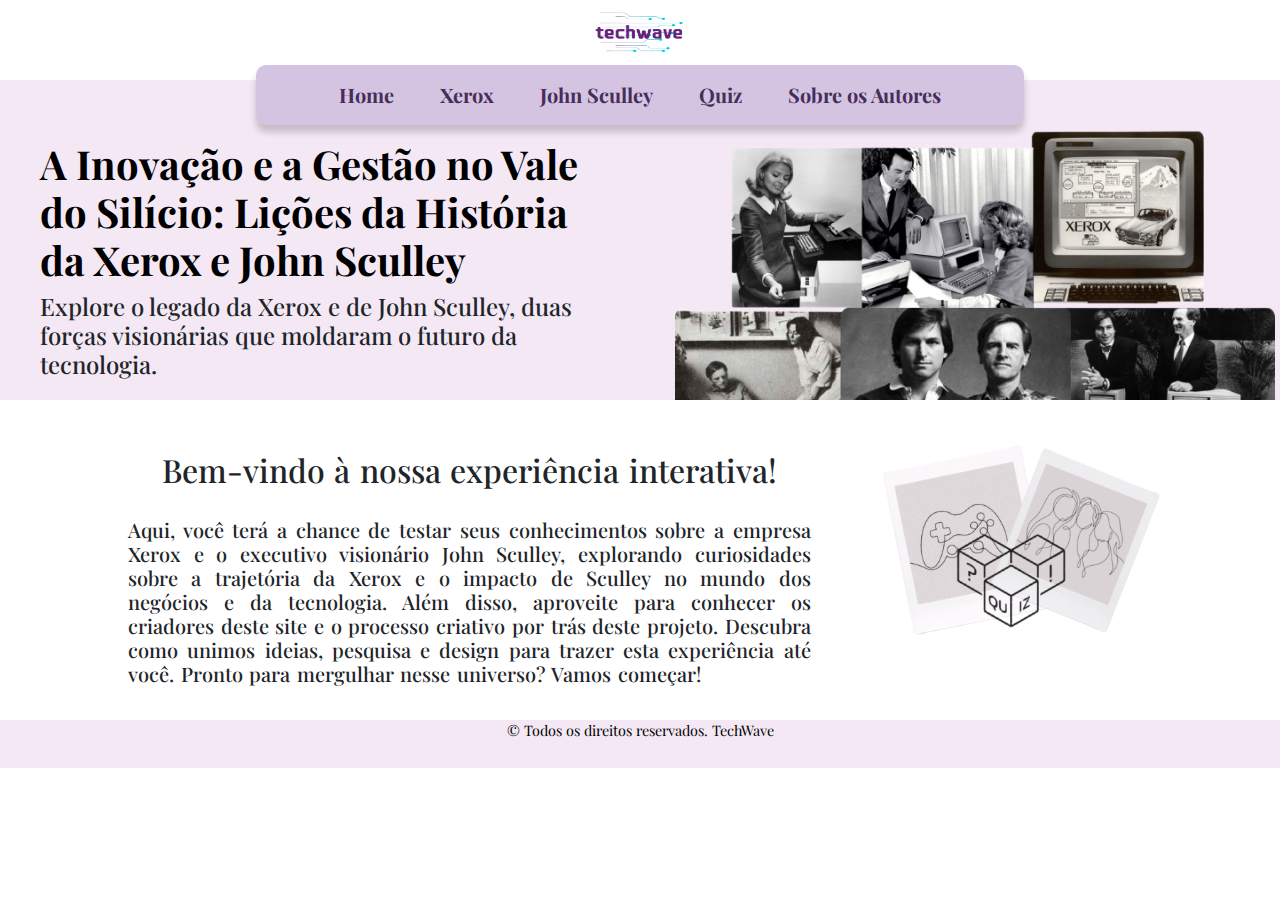
<file: index.html>
<!DOCTYPE html>
<html lang="pt-BR">

<head>
    <meta charset="UTF-8">
    <meta name="viewport" content="width=device-width, initial-scale=1.0">
    <title>TechWave</title>
    <link href="https://cdn.jsdelivr.net/npm/bootstrap@5.3.2/dist/css/bootstrap.min.css" rel="stylesheet">
    <link href="https://fonts.googleapis.com/css2?family=Playfair+Display:wght@400;700&display=swap" rel="stylesheet">
    <link rel="stylesheet" href="style.css">
</head>

<body>
    <!-- Logo Section -->
    <header>
        <!-- Navbar -->
        <div class="navbar-container">
            <center>
                <img class="navbar-brand" src="logo.png" height="45" width="90">
            </center>
            <nav class="navbar navbar-expand-lg">
                <div class="container-custom container-fluid">
                    <ul class="navbar-nav mx-auto">
                        <li class="nav-item">
                            <a class="nav-link" href="index.html">Home</a>
                        </li>
                        <li class="nav-item">
                            <a class="nav-link" href="pgXerox.html">Xerox</a>
                        </li>
                        <li class="nav-item">
                            <a class="nav-link" href="pgSculley.html">John Sculley</a>
                        </li>
                        <li class="nav-item">
                            <a class="nav-link" href="pgQuiz.html">Quiz</a>
                        </li>
                        <li class="nav-item">
                            <a class="nav-link" href="pgAutores.html">Sobre os Autores</a>
                        </li>
                    </ul>
                </div>
            </nav>
        </div>
    </header>

    <main>
        <section>
            <div class="header-container">
                <div class="header">
                    <h1>A Inovação e a Gestão no Vale do Silício: Lições da História da Xerox e John Sculley</h1>
                    <h4>Explore o legado da Xerox e de John Sculley, duas forças visionárias que moldaram
                        o futuro da tecnologia.</h4>
                </div>
                <div id="bannerimg"><img src="indexbanner.png"></div>
        </section>
        <section  class="section-index">
            <div id="main-container">
                <div class="col-lg-8 main-text">
                    <h2 align="center">Bem-vindo à nossa experiência interativa!</h2>
                    <h5>Aqui, você terá a chance de testar seus conhecimentos sobre a empresa Xerox e o executivo
                        visionário
                        John Sculley, explorando curiosidades sobre a trajetória da Xerox e o impacto de Sculley no
                        mundo
                        dos negócios e da tecnologia. Além disso, aproveite para conhecer os criadores deste site e o
                        processo criativo por trás deste projeto. Descubra como unimos ideias, pesquisa e design para
                        trazer
                        esta experiência até você. Pronto para mergulhar nesse universo? Vamos começar!
                    </h5>
                </div>
                <div class="image2 col-lg-4"><img src="colagem2.png" height="300" width="400"></div>
            </div>
        </section>

    </main>
    <footer class="custom-footer">
        <p>© Todos os direitos reservados. TechWave</p>
    </footer>
</body>

</html>
</file>
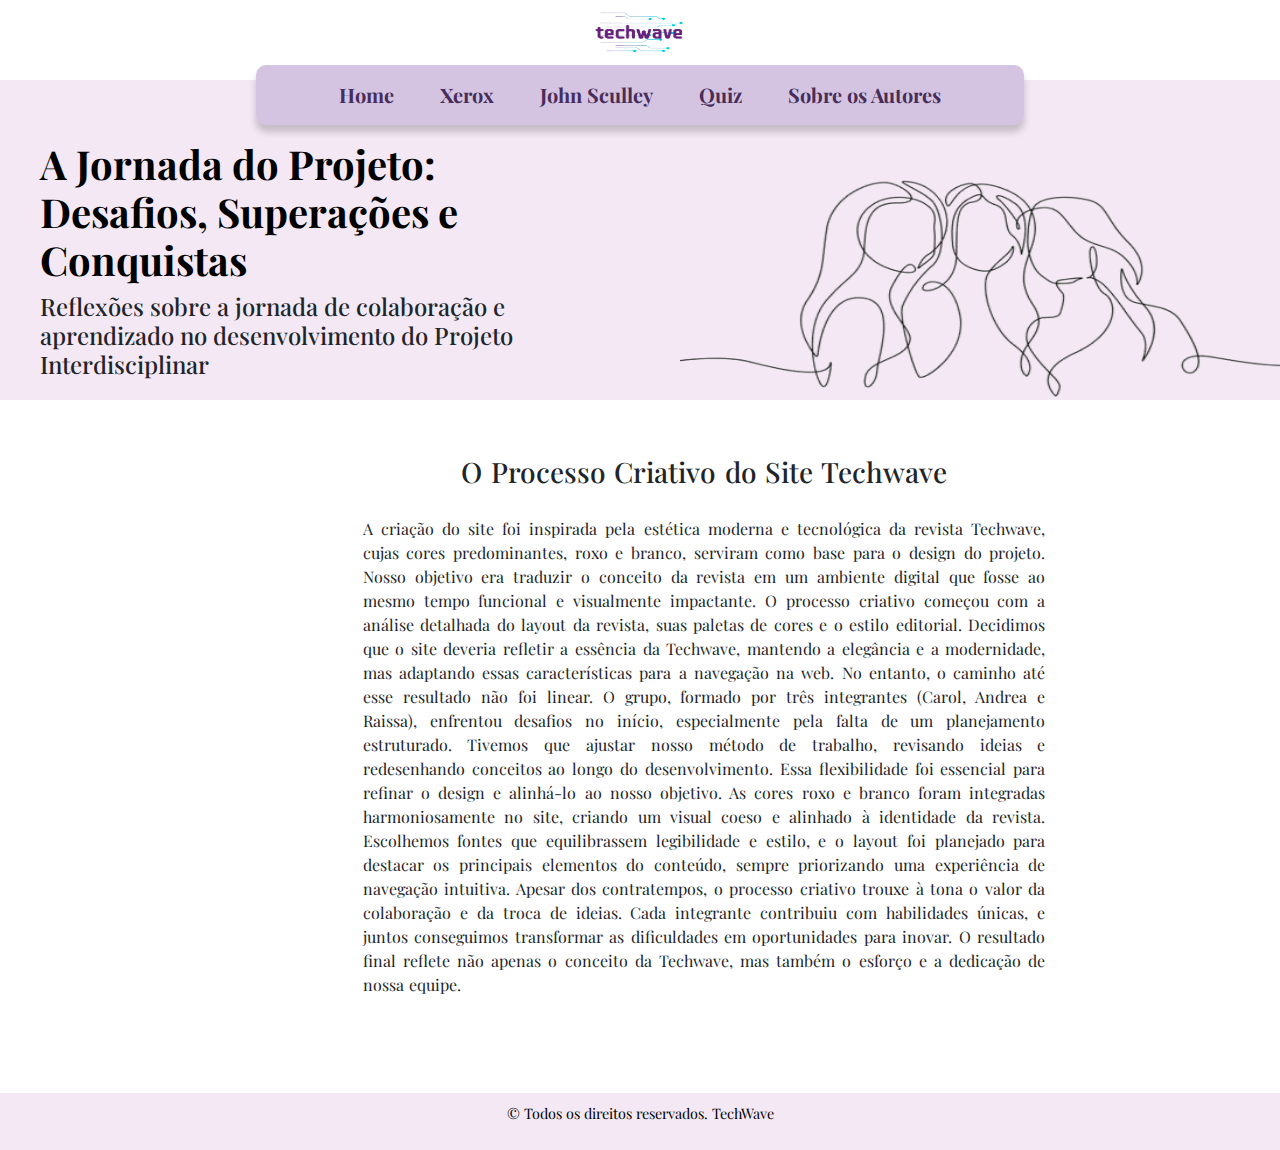
<file: pgAutores.html>
<!DOCTYPE html>
<html lang="pt-BR">

<head>
    <meta charset="UTF-8">
    <meta name="viewport" content="width=device-width, initial-scale=1.0">
    <title>TechWave</title>
    <link href="https://cdn.jsdelivr.net/npm/bootstrap@5.3.2/dist/css/bootstrap.min.css" rel="stylesheet">
    <link href="https://fonts.googleapis.com/css2?family=Playfair+Display:wght@400;700&display=swap" rel="stylesheet">
    <link rel="stylesheet" href="style.css">
</head>

<body>
    <!-- Logo Section -->
    <header>
        <!-- Navbar -->
        <div class="navbar-container">
            <center>
                <img class="navbar-brand" src="logo.png" height="45" width="90">
            </center>
            <nav class="navbar navbar-expand-lg">
                <div class="container-custom container-fluid">
                    <ul class="navbar-nav mx-auto">
                        <li class="nav-item">
                            <a class="nav-link" href="index.html">Home</a>
                        </li>
                        <li class="nav-item">
                            <a class="nav-link" href="pgXerox.html">Xerox</a>
                        </li>
                        <li class="nav-item">
                            <a class="nav-link" href="pgSculley.html">John Sculley</a>
                        </li>
                        <li class="nav-item">
                            <a class="nav-link" href="pgQuiz.html">Quiz</a>
                        </li>
                        <li class="nav-item">
                            <a class="nav-link" href="pgAutores.html">Sobre os Autores</a>
                        </li>
                    </ul>
                </div>
            </nav>
        </div>
    </header>

    <main>
        <section>
            <div class="header-container">
                <div class="header">
                    <h1>A Jornada do Projeto: Desafios, Superações e Conquistas</h1>
                    <h4>Reflexões sobre a jornada de colaboração e aprendizado no desenvolvimento do Projeto
                        Interdisciplinar</h4>
                </div>
                <div class="images"><img src="banner1.png"></div>
        </section>
        <section class="section-main">
            <div class="main-container">
                <div class="col-lg-8 main-text">
                    <h3>O Processo Criativo do Site Techwave</h3>
                    <p>
                        A criação do site foi inspirada pela estética moderna e tecnológica da revista Techwave, cujas
                        cores predominantes, roxo e branco, serviram como base para o design do projeto. Nosso objetivo
                        era traduzir o conceito da revista em um ambiente digital que fosse ao mesmo tempo funcional e
                        visualmente impactante.

                        O processo criativo começou com a análise detalhada do layout da revista, suas paletas de cores
                        e o estilo editorial. Decidimos que o site deveria refletir a essência da Techwave, mantendo a
                        elegância e a modernidade, mas adaptando essas características para a navegação na web.

                        No entanto, o caminho até esse resultado não foi linear. O grupo, formado por três integrantes
                        (Carol, Andrea e Raissa), enfrentou desafios no início, especialmente pela falta de um
                        planejamento estruturado. Tivemos que ajustar nosso método de trabalho, revisando ideias e
                        redesenhando conceitos ao longo do desenvolvimento. Essa flexibilidade foi essencial para
                        refinar o design e alinhá-lo ao nosso objetivo.

                        As cores roxo e branco foram integradas harmoniosamente no site, criando um visual coeso e
                        alinhado à identidade da revista. Escolhemos fontes que equilibrassem legibilidade e estilo, e o
                        layout foi planejado para destacar os principais elementos do conteúdo, sempre priorizando uma
                        experiência de navegação intuitiva.

                        Apesar dos contratempos, o processo criativo trouxe à tona o valor da colaboração e da troca de
                        ideias. Cada integrante contribuiu com habilidades únicas, e juntos conseguimos transformar as
                        dificuldades em oportunidades para inovar. O resultado final reflete não apenas o conceito da
                        Techwave, mas também o esforço e a dedicação de nossa equipe.
                    </p>
                </div>
            </div>
        </section>
    </main>
    <footer class="custom-footer">
        <p>© Todos os direitos reservados. TechWave</p>
    </footer>
</body>

</html>
</file>
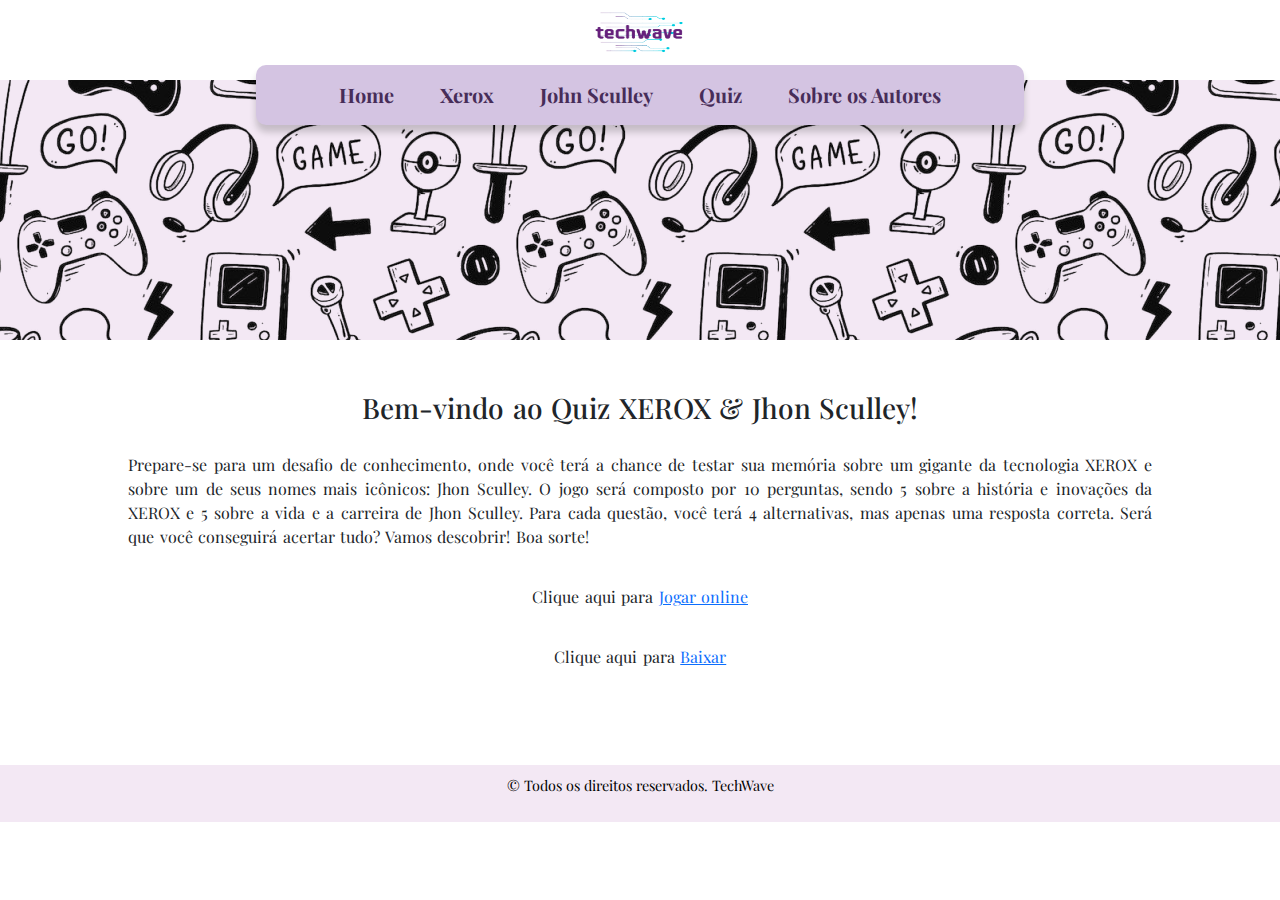
<file: pgQuiz.html>
<!DOCTYPE html>
<html lang="pt-BR">

<head>
    <meta charset="UTF-8">
    <meta name="viewport" content="width=device-width, initial-scale=1.0">
    <title>TechWave</title>
    <link href="https://cdn.jsdelivr.net/npm/bootstrap@5.3.2/dist/css/bootstrap.min.css" rel="stylesheet">
    <link href="https://fonts.googleapis.com/css2?family=Playfair+Display:wght@400;700&display=swap" rel="stylesheet">
    <link rel="stylesheet" href="style.css">
</head>

<body>
    <!-- Logo Section -->
    <header>
        <!-- Navbar -->
        <div class="navbar-container">
            <center>
                <img class="navbar-brand" src="logo.png" height="45" width="90">
            </center>
            <nav class="navbar navbar-expand-lg">
                <div class="container-custom container-fluid">
                    <ul class="navbar-nav mx-auto">
                        <li class="nav-item">
                            <a class="nav-link" href="index.html">Home</a>
                        </li>
                        <li class="nav-item">
                            <a class="nav-link" href="pgXerox.html">Xerox</a>
                        </li>
                        <li class="nav-item">
                            <a class="nav-link" href="pgSculley.html">John Sculley</a>
                        </li>
                        <li class="nav-item">
                            <a class="nav-link" href="pgQuiz.html">Quiz</a>
                        </li>
                        <li class="nav-item">
                            <a class="nav-link" href="pgAutores.html">Sobre os Autores</a>
                        </li>
                    </ul>
                </div>
            </nav>
        </div>
    </header>

    <main>
        <section>
            <div class="header-container">

                <div id="header-fundo"></div>
            </div>
        </section>
        <section class="section-main">
            <div id="main-container">
                <div class="col-lg-12 main-text">
                    <h3 id="topico1">Bem-vindo ao Quiz XEROX & Jhon Sculley!</h3>
                    <p>
                        Prepare-se para um desafio de conhecimento, onde você terá a chance de testar sua memória sobre
                        um gigante da tecnologia XEROX e sobre um de seus nomes mais icônicos: Jhon Sculley. O jogo será
                        composto por 10 perguntas, sendo 5 sobre a história e inovações da XEROX e 5 sobre a vida e a
                        carreira de Jhon Sculley. Para cada questão, você terá 4 alternativas, mas apenas uma resposta
                        correta. Será que você conseguirá acertar tudo? Vamos descobrir! Boa sorte!
                    </p>
                    <p>Clique aqui para <a
                            href="file:///C:/Users/usuario/Desktop/trabalhos/interdisciplinar/Xerox/jogo/quiz.html"
                            target="_blank">Jogar online</a </p>
                    <p>Clique aqui para <a
                            href=https://1drv.ms/u/c/f32517ce161ba37a/EYydZQgKsiRJsFkoews2dBYBhD6jGSHASza2Vs-S5p-zNg?e=d4AXuX
                            target="_blank">Baixar</a </p>
                </div>
            </div>
        </section>
    </main>
    <footer class="custom-footer">
        <p>© Todos os direitos reservados. TechWave</p>
    </footer>
</body>

</html>
</file>
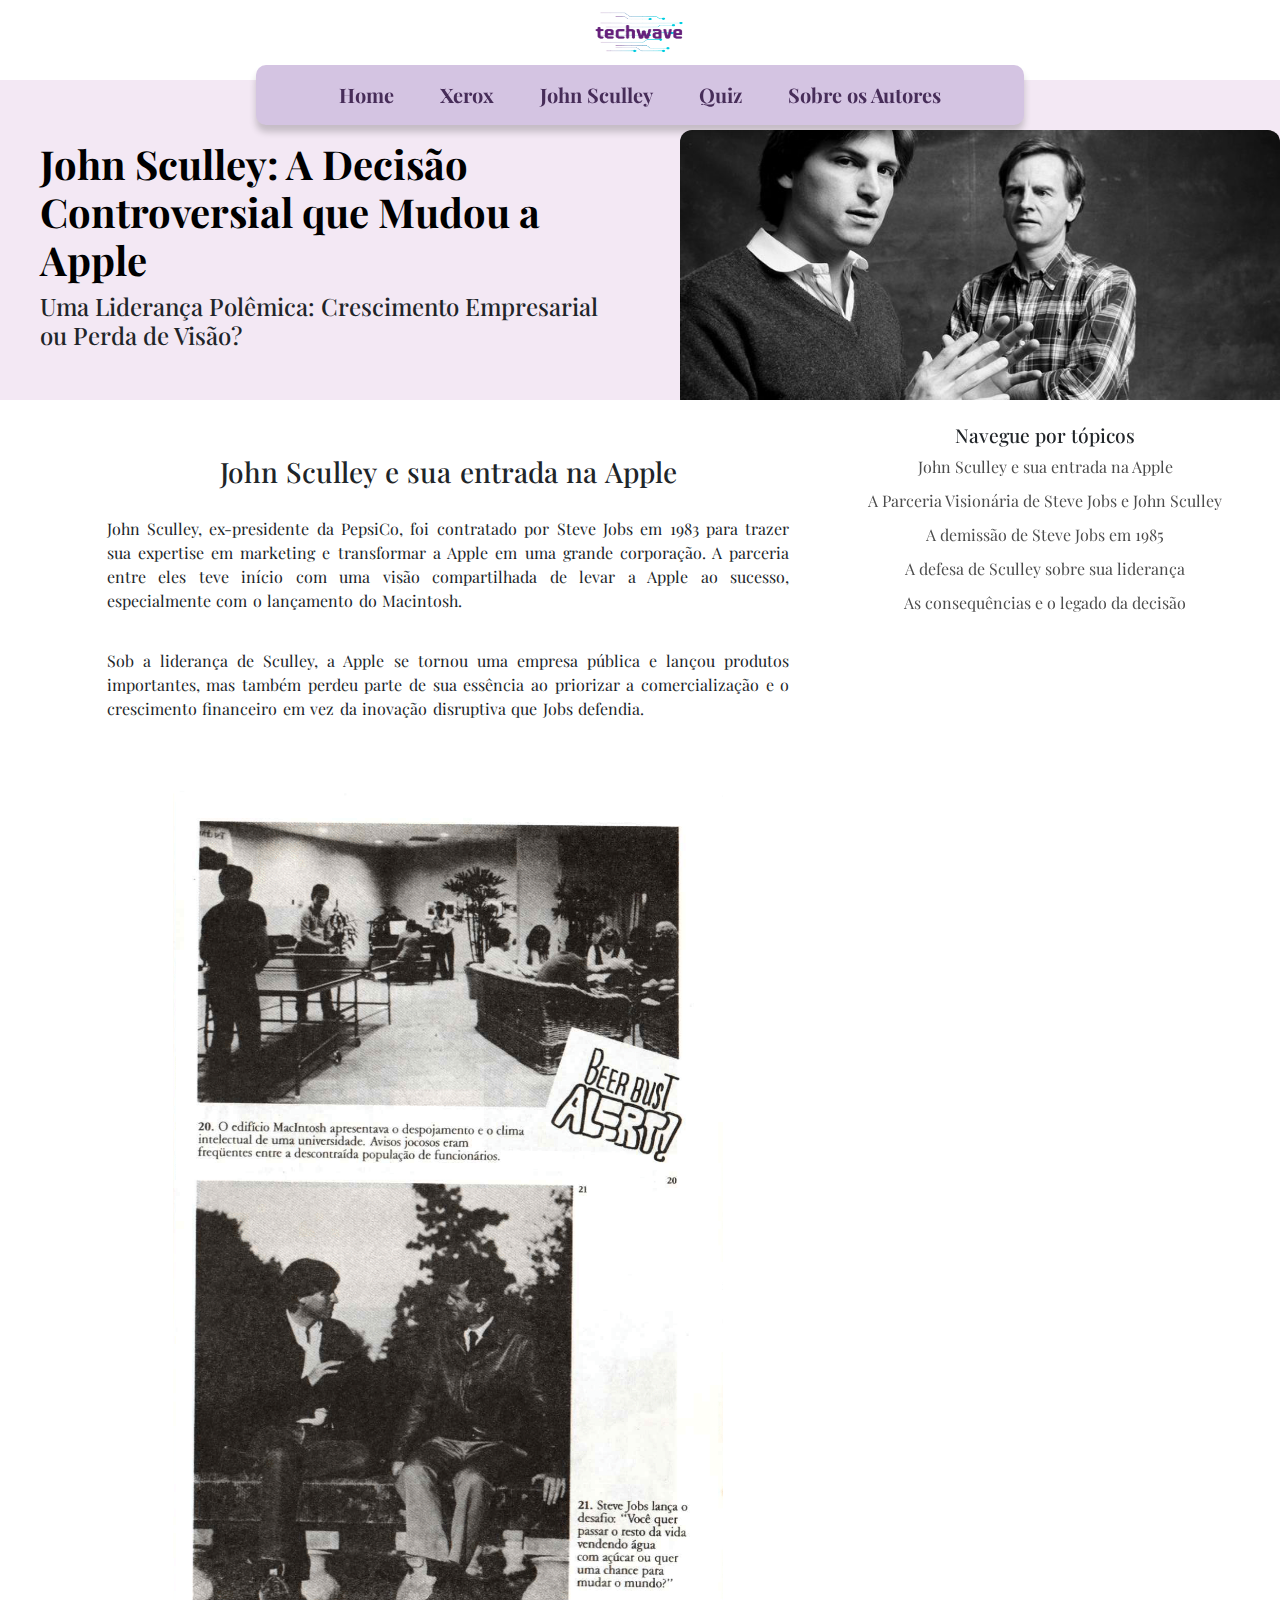
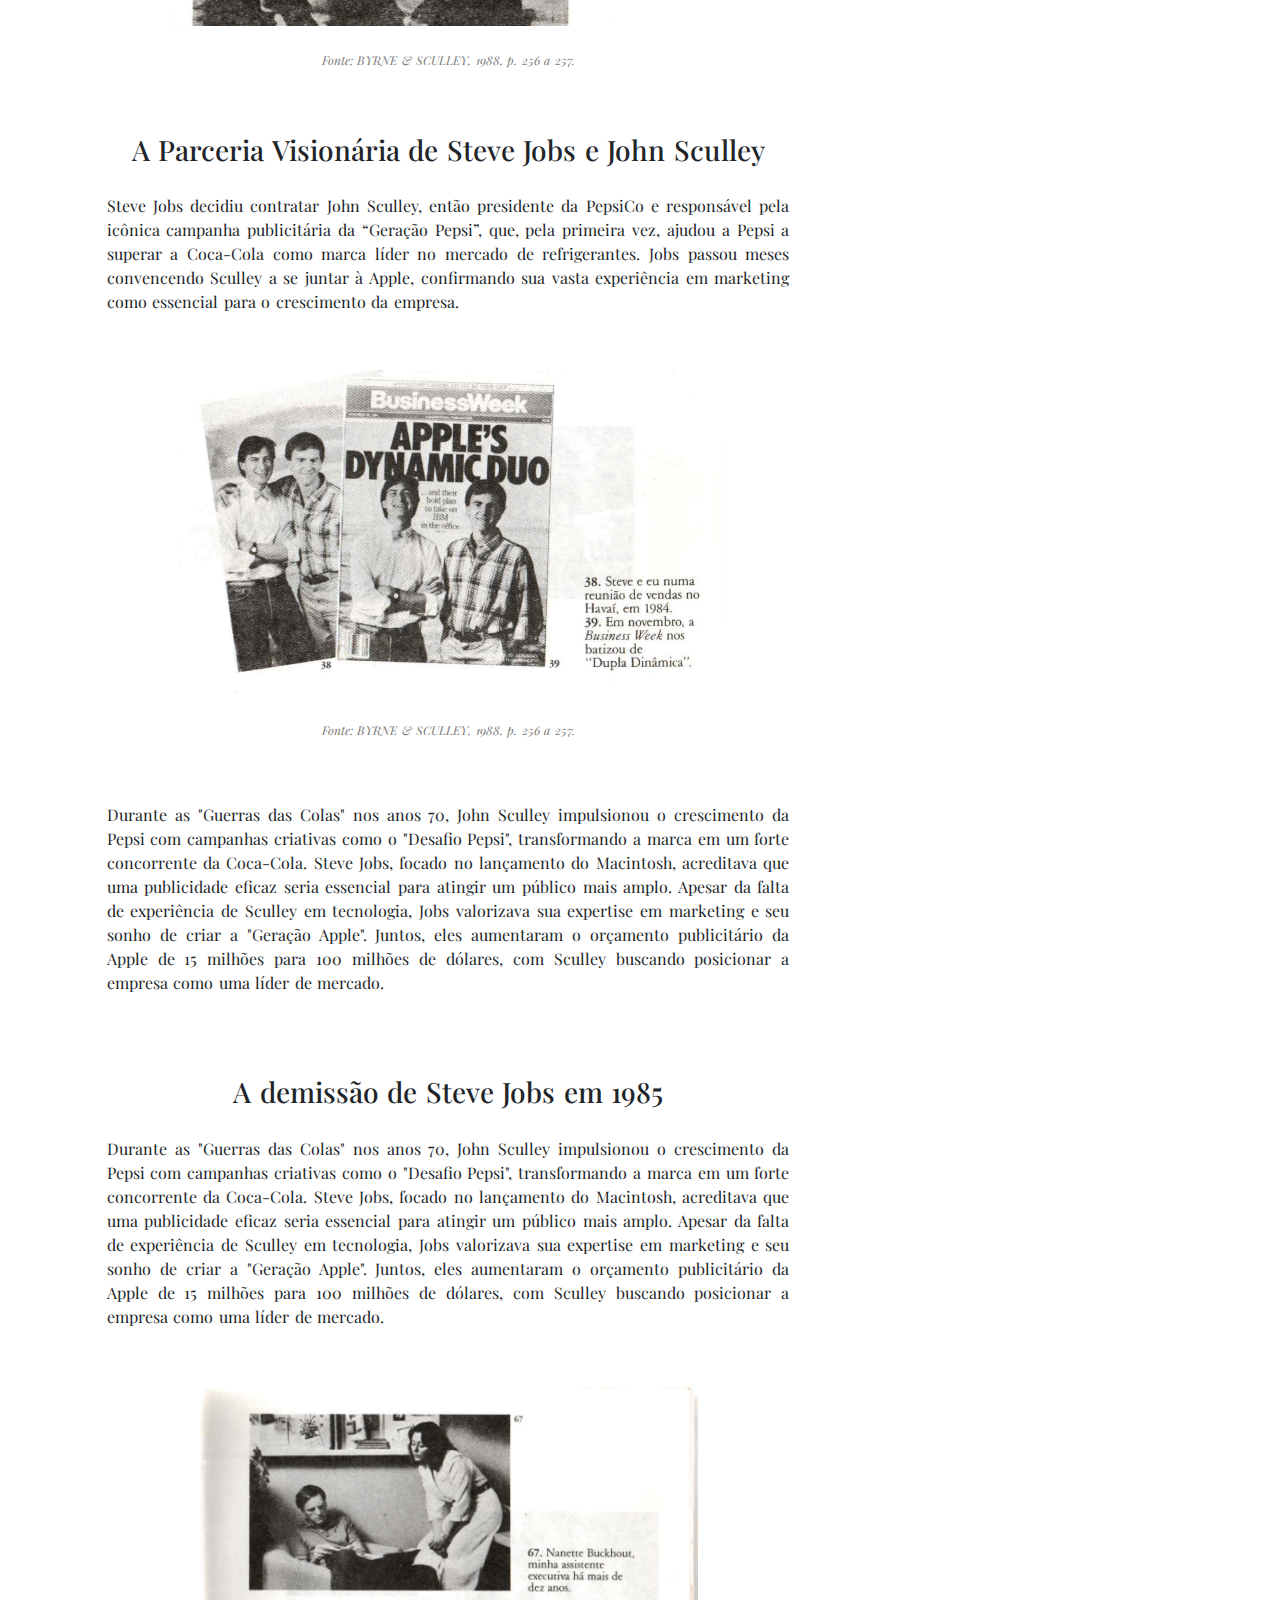
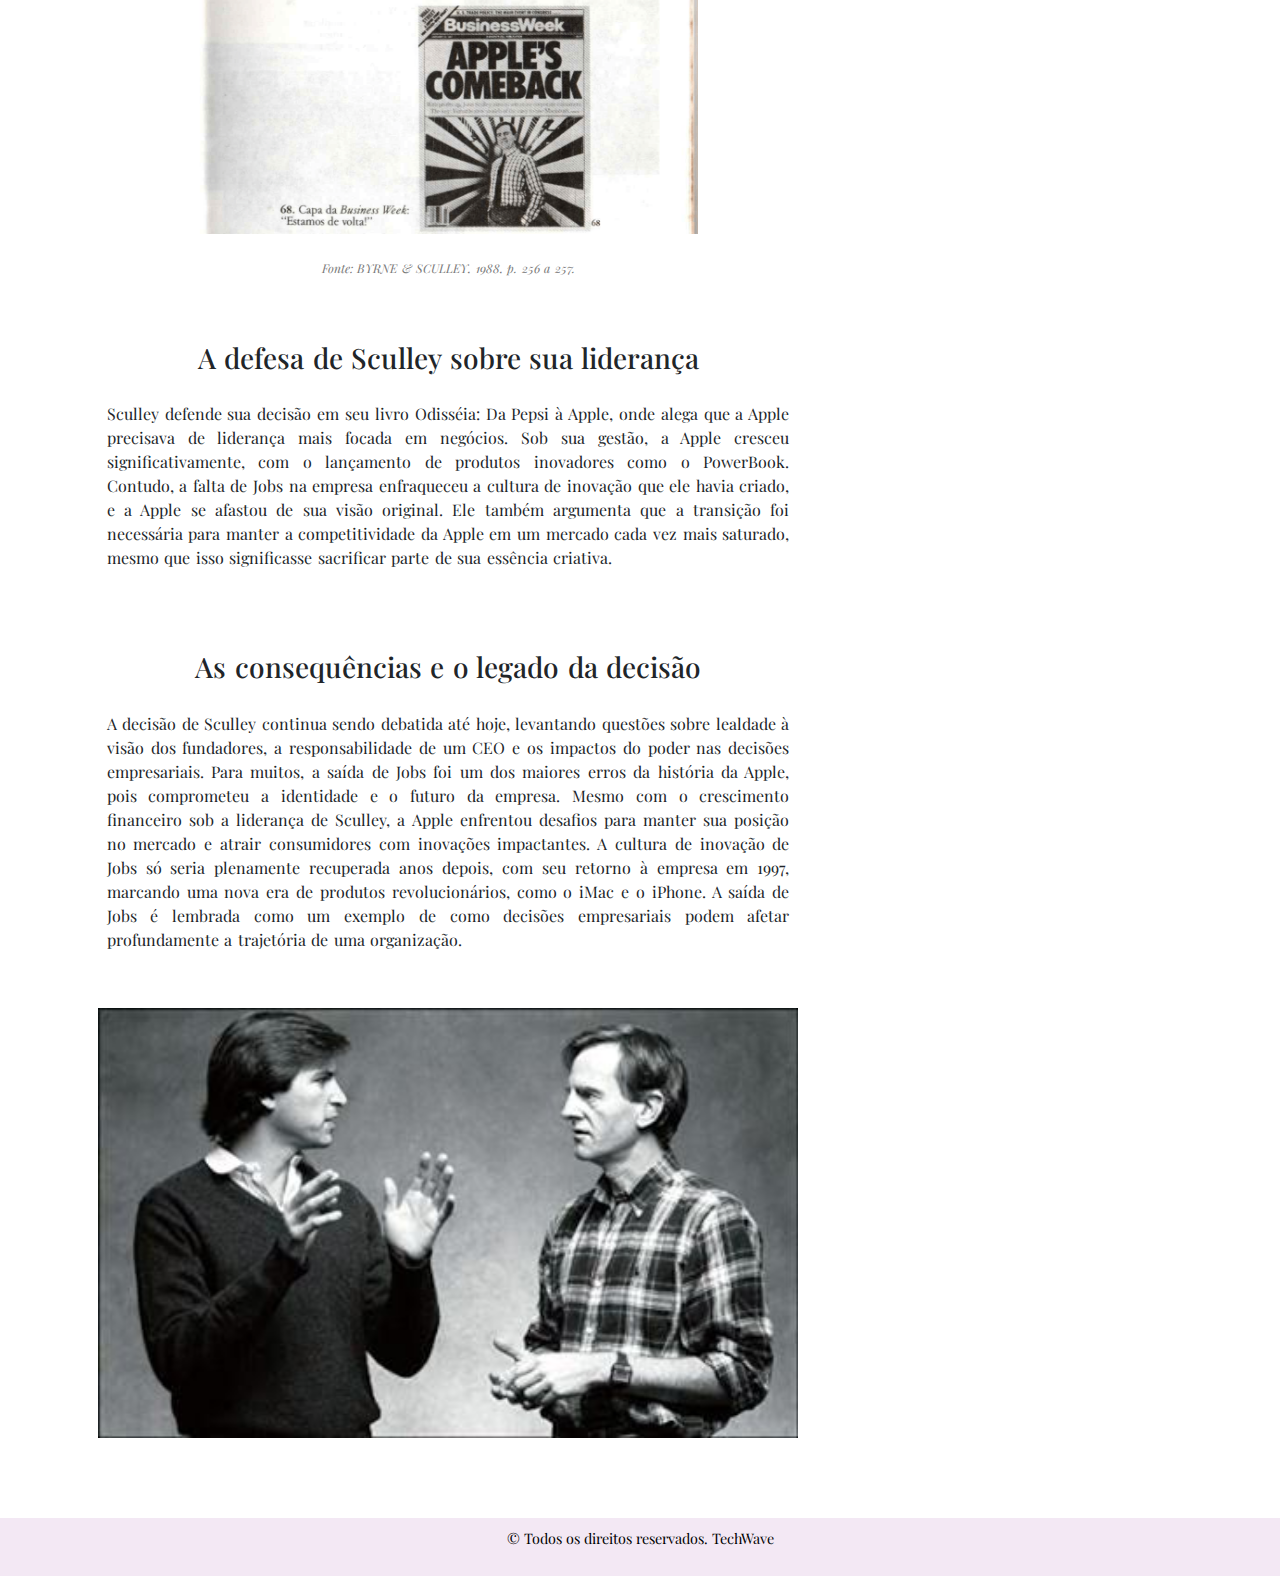
<file: pgSculley.html>
<!DOCTYPE html>
<html lang="pt-BR">

<head>
    <meta charset="UTF-8">
    <meta name="viewport" content="width=device-width, initial-scale=1.0">
    <title>TechWave</title>
    <link href="https://cdn.jsdelivr.net/npm/bootstrap@5.3.2/dist/css/bootstrap.min.css" rel="stylesheet">
    <link href="https://fonts.googleapis.com/css2?family=Playfair+Display:wght@400;700&display=swap" rel="stylesheet">
    <link rel="stylesheet" href="style.css">
</head>

<body>
    <!-- Logo Section -->
    <header>
        <!-- Navbar -->
        <div class="navbar-container">
            <center>
                <img class="navbar-brand" src="logo.png" height="45" width="90">
            </center>
            <nav class="navbar navbar-expand-lg">
                <div class="container-custom container-fluid">
                    <ul class="navbar-nav mx-auto">
                        <li class="nav-item">
                            <a class="nav-link" href="index.html">Home</a>
                        </li>
                        <li class="nav-item">
                            <a class="nav-link" href="pgXerox.html">Xerox</a>
                        </li>
                        <li class="nav-item">
                            <a class="nav-link" href="pgSculley.html">John Sculley</a>
                        </li>
                        <li class="nav-item">
                            <a class="nav-link" href="pgQuiz.html">Quiz</a>
                        </li>
                        <li class="nav-item">
                            <a class="nav-link" href="pgAutores.html">Sobre os Autores</a>
                        </li>
                    </ul>
                </div>
            </nav>
        </div>
    </header>

    <main>
        <section>
            <div class="header-container">
                <div class="header">
                    <h1>John Sculley: A Decisão Controversial que Mudou a Apple</h1>
                    <h4>Uma Liderança Polêmica: Crescimento Empresarial ou Perda de Visão?</h4>
                </div>
                <div class="images"><img src="./assets2/banner1.png"></div>
        </section>
        <section class="section-main">
            <div class="main-container">
                <div class="col-lg-8 main-text">
                    <h3 id="topico1">John Sculley e sua entrada na Apple</h3>
                    <p>
                        John Sculley, ex-presidente da PepsiCo, foi contratado por Steve Jobs em 1983 para trazer
                        sua
                        expertise em marketing e transformar a Apple em uma grande corporação. A parceria entre eles
                        teve início com uma visão compartilhada de levar a Apple ao sucesso, especialmente com o
                        lançamento do Macintosh.
                    </p>
                    <p>
                        Sob a liderança de Sculley, a Apple se tornou uma empresa pública e lançou produtos
                        importantes,
                        mas também perdeu parte de sua essência ao priorizar a comercialização e o crescimento
                        financeiro em vez da inovação disruptiva que Jobs defendia.
                    </p>
                    <img class="image1"><img src="./assets2/img1.png" width="550">
                    <span class="image-caption">Fonte: BYRNE & SCULLEY, 1988, p. 256 a 257. </span>
                    <br>
                    <h3 id="topico2">A Parceria Visionária de Steve Jobs e John Sculley</h3>
                    <p>
                        Steve Jobs decidiu contratar John Sculley, então presidente da PepsiCo e responsável pela
                        icônica campanha publicitária da “Geração Pepsi”, que, pela primeira vez, ajudou a Pepsi a
                        superar a Coca-Cola como marca líder no mercado de refrigerantes. Jobs passou meses convencendo
                        Sculley a se juntar à Apple, confirmando sua vasta experiência em marketing como essencial para
                        o crescimento da empresa.
                    </p>
                    <img class="image2"><img src="./assets2/img2.png" width="550">
                    <span class="image-caption">Fonte: BYRNE & SCULLEY, 1988, p. 256 a 257.</span>
                    <br>
                    <p>
                        Durante as "Guerras das Colas" nos anos 70, John Sculley impulsionou o crescimento da Pepsi com
                        campanhas criativas como o "Desafio Pepsi", transformando a marca em um forte concorrente da
                        Coca-Cola. Steve Jobs, focado no lançamento do Macintosh, acreditava que uma publicidade eficaz
                        seria essencial para atingir um público mais amplo. Apesar da falta de experiência de Sculley em
                        tecnologia, Jobs valorizava sua expertise em marketing e seu sonho de criar a "Geração Apple".
                        Juntos, eles aumentaram o orçamento publicitário da Apple de 15 milhões para 100 milhões de
                        dólares, com Sculley buscando posicionar a empresa como uma líder de mercado.
                    </p>
                    <br>
                    <h3 id="topico3">A demissão de Steve Jobs em 1985</h3>
                    <p>
                        Durante as "Guerras das Colas" nos anos 70, John Sculley impulsionou o crescimento da Pepsi com
                        campanhas criativas como o "Desafio Pepsi", transformando a marca em um forte concorrente da
                        Coca-Cola. Steve Jobs, focado no lançamento do Macintosh, acreditava que uma publicidade eficaz
                        seria essencial para atingir um público mais amplo. Apesar da falta de experiência de Sculley em
                        tecnologia, Jobs valorizava sua expertise em marketing e seu sonho de criar a "Geração Apple".
                        Juntos, eles aumentaram o orçamento publicitário da Apple de 15 milhões para 100 milhões de
                        dólares, com Sculley buscando posicionar a empresa como uma líder de mercado.
                    </p>
                    <img class="image3"><img src="./assets2/img3.png" width="500">
                    <span class="image-caption">Fonte: BYRNE & SCULLEY, 1988, p. 256 a 257.</span>
                    <br>
                    <h3 id="topico4">A defesa de Sculley sobre sua liderança</h3>
                    <p>
                        Sculley defende sua decisão em seu livro Odisséia: Da Pepsi à Apple, onde alega que a Apple
                        precisava de liderança mais focada em negócios. Sob sua gestão, a Apple cresceu
                        significativamente, com o lançamento de produtos inovadores como o PowerBook. Contudo, a falta
                        de Jobs na empresa enfraqueceu a cultura de inovação que ele havia criado, e a Apple se afastou
                        de sua visão original. Ele também argumenta que a transição foi necessária para manter a
                        competitividade da Apple em um mercado cada vez mais saturado, mesmo que isso significasse
                        sacrificar parte de sua essência criativa.
                    </p>
                    <br>
                    <h3 id="topico5">As consequências e o legado da decisão</h3>
                    <p>
                        A decisão de Sculley continua sendo debatida até hoje, levantando questões sobre lealdade à
                        visão dos fundadores, a responsabilidade de um CEO e os impactos do poder nas decisões
                        empresariais. Para muitos, a saída de Jobs foi um dos maiores erros da história da Apple, pois
                        comprometeu a identidade e o futuro da empresa. Mesmo com o crescimento financeiro sob a
                        liderança de Sculley, a Apple enfrentou desafios para manter sua posição no mercado e atrair
                        consumidores com inovações impactantes. A cultura de inovação de Jobs só seria plenamente
                        recuperada anos depois, com seu retorno à empresa em 1997, marcando uma nova era de produtos
                        revolucionários, como o iMac e o iPhone. A saída de Jobs é lembrada como um exemplo de como
                        decisões empresariais podem afetar profundamente a trajetória de uma organização.
                    </p>
                    <img class="image4"><img src="./assets2/img4.png" width="700">
                </div>



                <div class="col-lg-6 sidebar">
                    <h5>Navegue por tópicos</h5>
                    <ul>
                        <li><a href="#topico1">John Sculley e sua entrada na Apple</a></li>
                        <li><a href="#topico2">A Parceria Visionária de Steve Jobs e John Sculley</a></li>
                        <li><a href="#topico3">A demissão de Steve Jobs em 1985</a></li>
                        <li><a href="#topico4">A defesa de Sculley sobre sua liderança</a></li>
                        <li><a href="#topico5">As consequências e o legado da decisão</a></li>
                    </ul>

                </div>
            </div>
        </section>
    </main>
    <footer class="custom-footer">
        <p>© Todos os direitos reservados. TechWave</p>
    </footer>
</body>

</html>
</file>
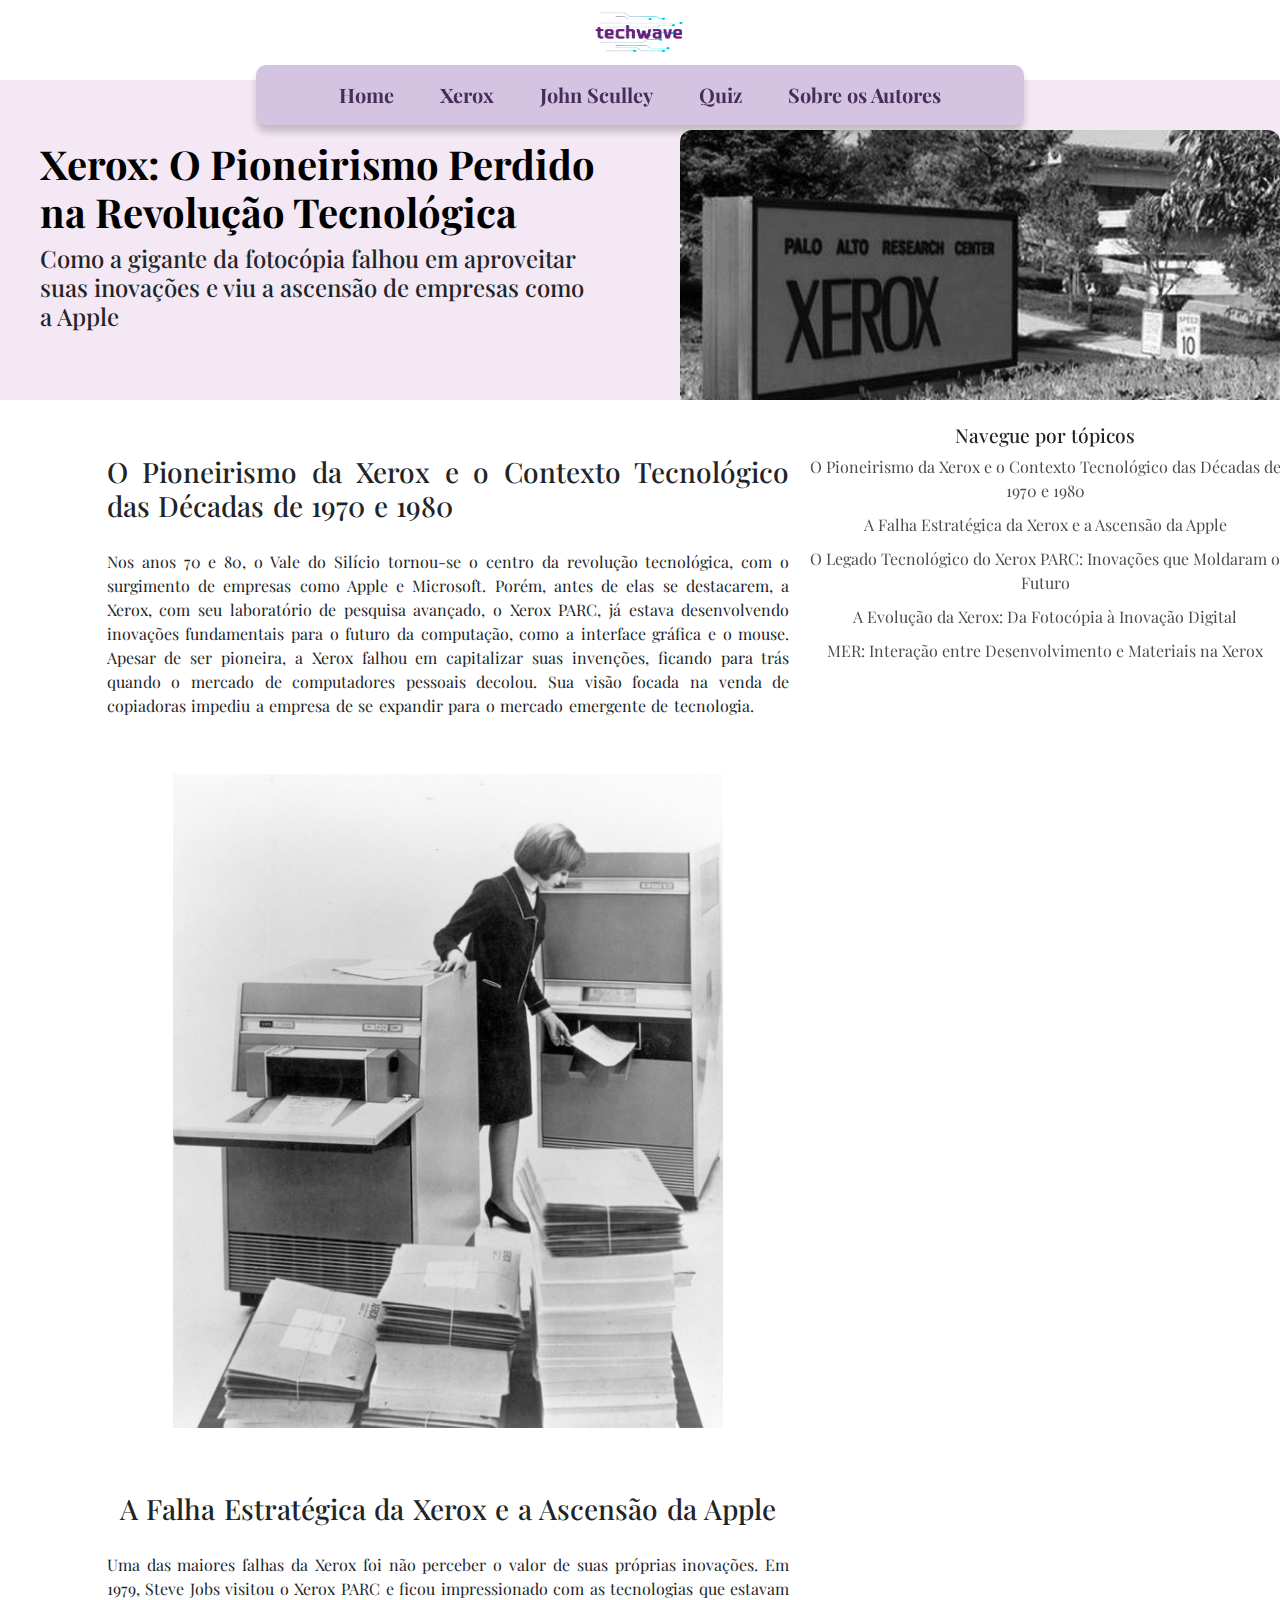
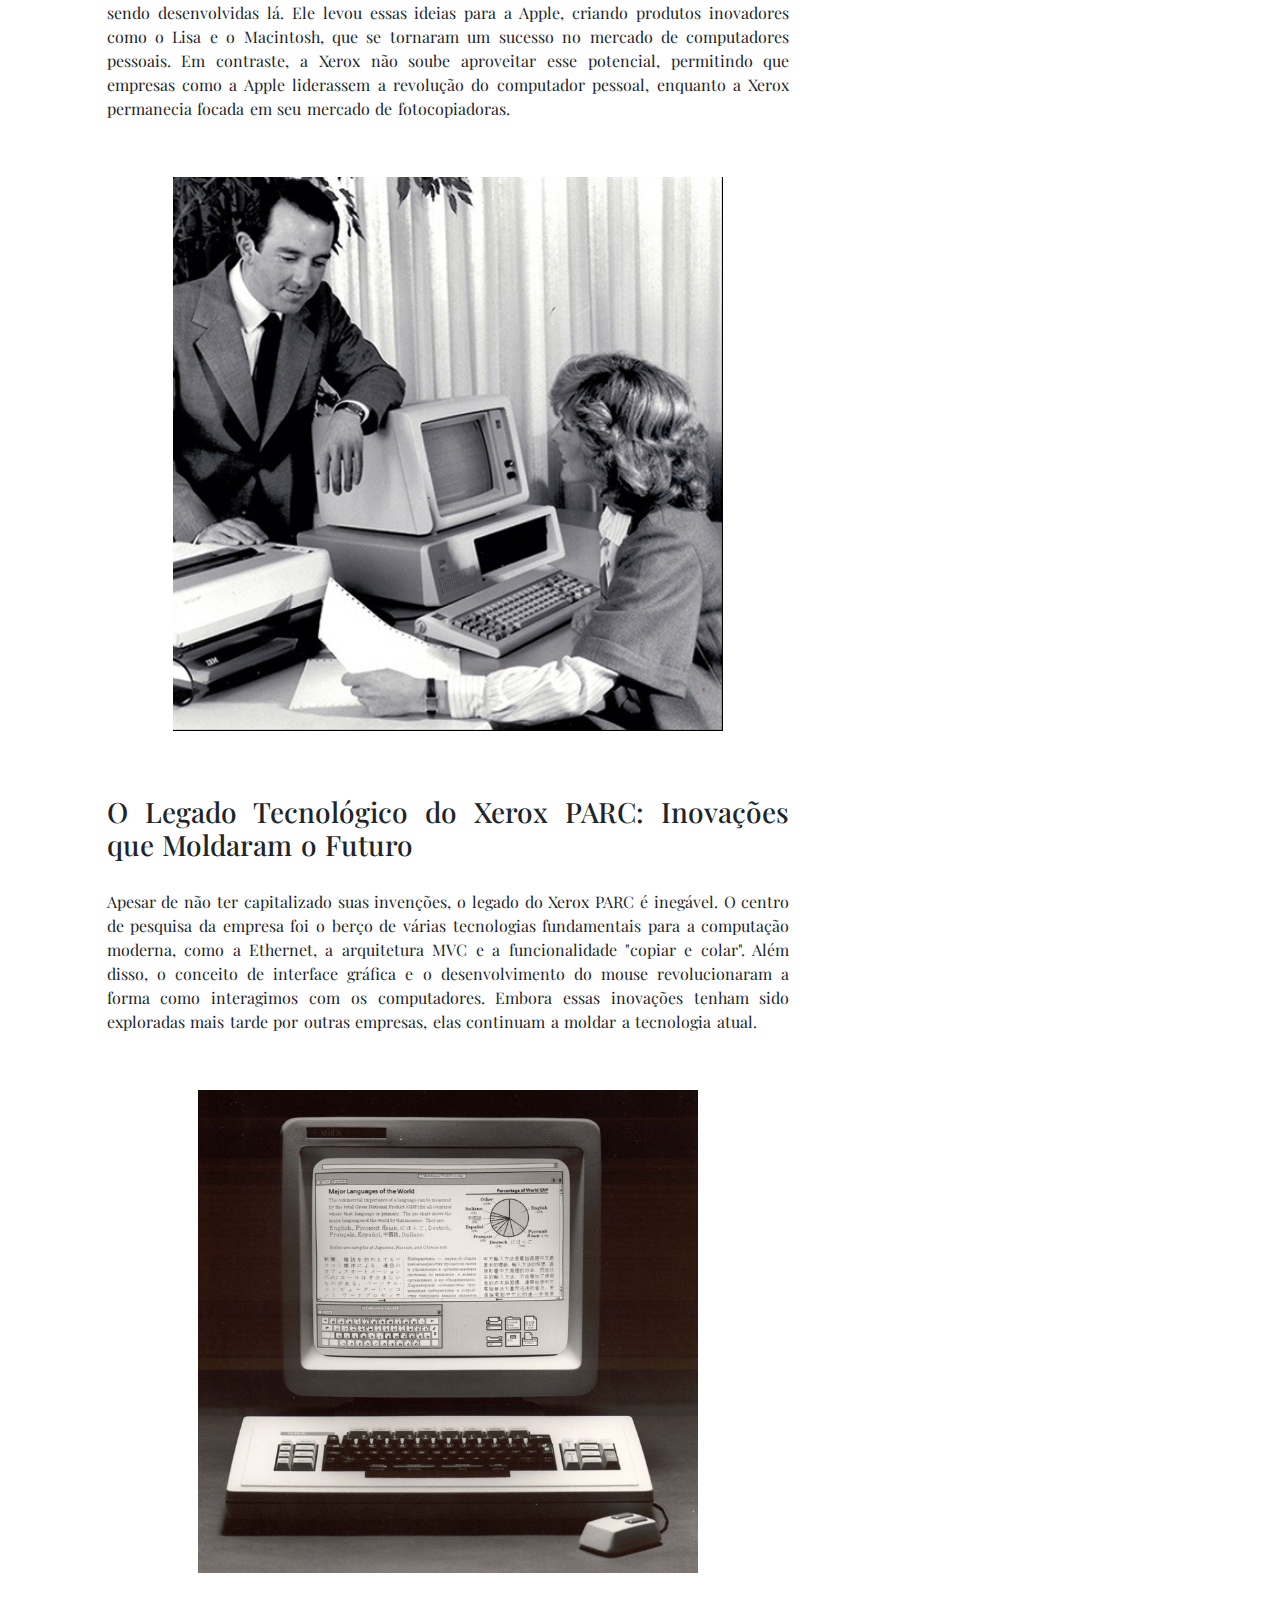
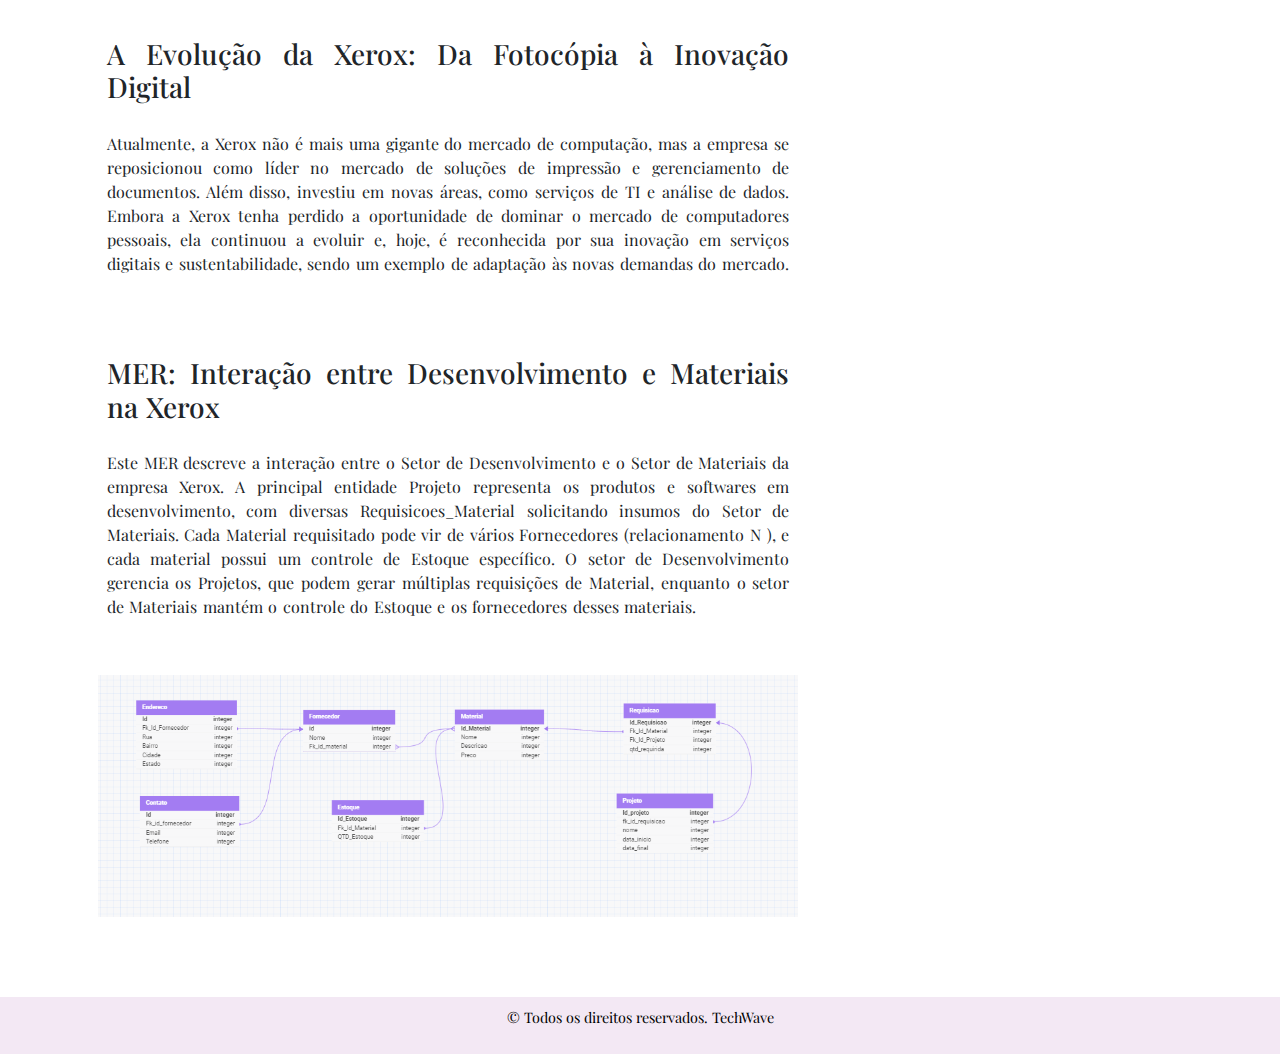
<file: pgXerox.html>
<!DOCTYPE html>
<html lang="pt-BR">

<head>
    <meta charset="UTF-8">
    <meta name="viewport" content="width=device-width, initial-scale=1.0">
    <title>TechWave</title>
    <link href="https://cdn.jsdelivr.net/npm/bootstrap@5.3.2/dist/css/bootstrap.min.css" rel="stylesheet">
    <link href="https://fonts.googleapis.com/css2?family=Playfair+Display:wght@400;700&display=swap" rel="stylesheet">
    <link rel="stylesheet" href="style.css">
</head>

<body>
    <!-- Logo Section -->
    <header>
        <!-- Navbar -->
        <div class="navbar-container">
            <center>
                <img class="navbar-brand" src="logo.png" height="45" width="90">
            </center>
            <nav class="navbar navbar-expand-lg">
                <div class="container-custom container-fluid">
                    <ul class="navbar-nav mx-auto">
                        <li class="nav-item">
                            <a class="nav-link" href="index.html">Home</a>
                        </li>
                        <li class="nav-item">
                            <a class="nav-link" href="pgXerox.html">Xerox</a>
                        </li>
                        <li class="nav-item">
                            <a class="nav-link" href="pgSculley.html">John Sculley</a>
                        </li>
                        <li class="nav-item">
                            <a class="nav-link" href="pgQuiz.html">Quiz</a>
                        </li>
                        <li class="nav-item">
                            <a class="nav-link" href="pgAutores.html">Sobre os Autores</a>
                        </li>
                    </ul>
                </div>
            </nav>
        </div>
    </header>

    <main>
        <section>
            <div class="header-container">
                <div class="header">
                    <h1>Xerox: O Pioneirismo Perdido na Revolução Tecnológica</h1>
                    <h4>Como a gigante da fotocópia falhou em aproveitar suas inovações e viu a ascensão de empresas
                        como a Apple</h4>
                </div>
                <div class="images"><img src="./assets1/banner1.png"></div>
        </section>
        <section class="section-main">
            <div class="main-container">
                <div class="col-lg-8 main-text">
                    <h3 id="topico1">O Pioneirismo da Xerox e o Contexto Tecnológico das Décadas de 1970 e 1980</h3>
                    <p>Nos anos 70 e 80, o Vale do Silício tornou-se o centro da revolução tecnológica, com o
                        surgimento de empresas como Apple e Microsoft. Porém, antes de elas se destacarem, a Xerox, com
                        seu laboratório de pesquisa avançado, o Xerox PARC, já estava desenvolvendo inovações
                        fundamentais para o futuro da computação, como a interface gráfica e o mouse. Apesar de ser
                        pioneira, a Xerox falhou em capitalizar suas invenções, ficando para trás quando o mercado de
                        computadores pessoais decolou. Sua visão focada na venda de copiadoras impediu a empresa de se
                        expandir para o mercado emergente de tecnologia.
                    </p>
                    <img class="image1"><img src="./assets1/img1.png" width="550">
                    <br>
                    <h3 id="topico2">A Falha Estratégica da Xerox e a Ascensão da Apple</h3>
                    <p>
                        Uma das maiores falhas da Xerox foi não perceber o valor de suas próprias inovações. Em 1979,
                        Steve Jobs visitou o Xerox PARC e ficou impressionado com as tecnologias que estavam sendo
                        desenvolvidas lá. Ele levou essas ideias para a Apple, criando produtos inovadores como o Lisa e
                        o Macintosh, que se tornaram um sucesso no mercado de computadores pessoais. Em contraste, a
                        Xerox não soube aproveitar esse potencial, permitindo que empresas como a Apple liderassem a
                        revolução do computador pessoal, enquanto a Xerox permanecia focada em seu mercado de
                        fotocopiadoras.
                    </p>
                    <img class="image2"><img src="./assets1/img2.png" width="550">
                    <br>
                    <h3 id="topico3">O Legado Tecnológico do Xerox PARC: Inovações que Moldaram o Futuro</h3>
                    <p>
                        Apesar de não ter capitalizado suas invenções, o legado do Xerox PARC é inegável. O centro de
                        pesquisa da empresa foi o berço de várias tecnologias fundamentais para a computação moderna,
                        como a Ethernet, a arquitetura MVC e a funcionalidade "copiar e colar". Além disso, o conceito
                        de interface gráfica e o desenvolvimento do mouse revolucionaram a forma como interagimos com os
                        computadores. Embora essas inovações tenham sido exploradas mais tarde por outras empresas, elas
                        continuam a moldar a tecnologia atual.
                    </p>
                    <img class="image3"><img src="./assets1/img3.png" width="500">
                    <br>
                    <h3 id="topico4">A Evolução da Xerox: Da Fotocópia à Inovação Digital</h3>
                    <p>
                        Atualmente, a Xerox não é mais uma gigante do mercado de computação, mas a empresa se
                        reposicionou como líder no mercado de soluções de impressão e gerenciamento de documentos. Além
                        disso, investiu em novas áreas, como serviços de TI e análise de dados. Embora a Xerox tenha
                        perdido a oportunidade de dominar o mercado de computadores pessoais, ela continuou a evoluir e,
                        hoje, é reconhecida por sua inovação em serviços digitais e sustentabilidade, sendo um exemplo
                        de adaptação às novas demandas do mercado.
                    </p>

                    <br>
                    <h3 id="topico5">MER: Interação entre Desenvolvimento e Materiais na Xerox</h3>
                    <p>
                        Este MER descreve a interação entre o Setor de Desenvolvimento e o Setor de Materiais da empresa
                        Xerox. A principal entidade Projeto representa os produtos e softwares em desenvolvimento, com
                        diversas Requisicoes_Material solicitando insumos do Setor de Materiais. Cada Material
                        requisitado pode vir de vários Fornecedores (relacionamento N
                        ), e cada material possui um controle de Estoque específico. O setor de Desenvolvimento gerencia
                        os Projetos, que podem gerar múltiplas requisições de Material, enquanto o setor de Materiais
                        mantém o controle do Estoque e os fornecedores desses materiais.
                    </p>
                    <img class="image4"><img src="./assets1/img4.png" width="700">
                </div>



                <div class="col-lg-6 sidebar">
                    <h5>Navegue por tópicos</h5>
                    <ul>
                        <li><a href="#topico1">O Pioneirismo da Xerox e o Contexto Tecnológico das Décadas de 1970 e 1980</a></li>
                        <li><a href="#topico2">A Falha Estratégica da Xerox e a Ascensão da Apple</a></li>
                        <li><a href="#topico3">O Legado Tecnológico do Xerox PARC: Inovações que Moldaram o Futuro</a>
                        </li>
                        <li><a href="#topico4">A Evolução da Xerox: Da Fotocópia à Inovação Digital</a></li>
                        <li><a href="#topico5">MER: Interação entre Desenvolvimento e Materiais na Xerox</a></li>
                    </ul>

                </div>
            </div>
        </section>
    </main>
    <footer class="custom-footer">
        <p>© Todos os direitos reservados. TechWave</p>
    </footer>
</body>

</html>
</file>
<file: style.css>
body {
  overflow-x: hidden;
}

* {
  font-family: "Playfair Display", serif;
}

/* Logo flutuante */

.navbar {
  padding: 10px 0;
  position: relative;
}

.navbar-container {
  max-height: 80px;
}

.container-fluid {
  background-color: #D4C4E2;
  list-style: none;
  margin: 0 auto;
  padding: 0 20px;
  display: flex;
  justify-content: center;
  align-items: center;
  font-weight: bold;
  font-size: 20px;
  gap: 20px;
  width: 60vw;
  height: 60px;
  border-radius: 10px;
  position: relative;
  z-index: 3;
  box-shadow: 0px 7px 7px rgb(0, 0, 0, 0.192);
}

.container-fluid a:hover {
  background-color: #472D59;
  border-radius: 5px;
  color: #80648C;
}

.container-fluid ul li a {
  color: #472D59;
  text-decoration: none;
  border-radius: 5px;
}

.container-custom ul li a:hover {
  text-decoration: none;
  color: #F2EBF1;
}


.header-container {
  display: flex;
  justify-content: center;
  flex-wrap: wrap;
  height: 320px;
  position: relative;
  overflow: hidden;

}

.header-container img {
  position: absolute;
  top: 50px;
  width: 600px;
  height: 320px;
  border-radius: 12px 12px 0 0;
}


.section-main {
  background-color: white;
  position: relative;
  margin-top: -60px;
}

.main-container {
  margin-top: 5%;
  display: flex;
  justify-content: center;
  margin-left: 15%;
  margin-right: 5%;
}

#main-container {
  display: flex;
  justify-content: center;
  margin-left: 10%;
  margin-right: 10%;
}


.navbar-brand {
  font-weight: bold;
  color: black;
  font-size: 1.5rem;
}

.navbar-nav {
  flex-direction: row;
  justify-content: center;
}

.nav-link {
  color: black;
  padding: 8px 15px;
  margin: 0px 15px;
  text-align: center;
}

.navbar-container {
  text-align: center;
  padding: 10px 0;
}

.header {
  background-color: #f3e8f4;
  padding: 40px;
  width: 50%;
  /* Ocupa metade da tela */
  text-align: left;
}

.images {
  background-color: #f3e8f4;
  padding: 40px;
  width: 50%;
  /* Ocupa metade da tela */
  align-self: right;
  float: right;
}

#bannerimg {
  background-color: #f3e8f4;
  padding: 35px;
  width: 50%;
  /* Ocupa metade da tela */
  align-self: right;
  float: right;
}



.header h1 {
  font-weight: bold;
  color: black;
  margin-top: 20px;
}

.header p {
  font-size: 1rem;
  color: black;
}


.image1 {
  padding-left: 80px;

}

.image-caption {
  display: block;
  font-size: 12px;
  color: #777;
  margin-top: 5px;
  font-style: italic;

}

/* Sidebar */
.sidebar h5 {
  font-size: 1.2rem;
  align-self: center;
}

.sidebar ul {
  padding: 0;
  list-style: none;
}

.sidebar ul li {
  margin-bottom: 10px;
}

.sidebar ul li a {
  text-decoration: none;
  color: #4c4c4c;
}

.sidebar {
  display: flex;
  flex-direction: column;
  align-items: center;
  text-align: center;
  position: sticky;
  top: 120px;
  height: calc(50vh - 100px);
  overflow-y: auto;
  padding: 20px;
  border-radius: 8px;

}

.sidebar a:hover {
  background-color: #f3e8f4;
  box-shadow: 2px 2px 7px 3px #d8c6d9;
  border-radius: 6px;
  padding: 2px;
  padding-inline: 5px;
}


.custom-footer {
  background-color: #f3e8f4;
  text-align: center;
  padding: 10px 0;
  font-size: 0.9rem;
  color: black;
  margin-top: 80px;

}

.main-text {
  display: flex;
  flex-direction: column;
  align-items: center;
  gap: 20px;
  margin-top: 5%;
  text-align: justify;
  word-spacing: 1.5px;

}

#text-index {
  margin-top: 50px;
  display: flex;
  justify-content: center;
  margin-left: 5%;
  margin-right: 5%;

}

#header-fundo {
    background-color: #f3e8f4;
    background-image: url('bannerjogo.png');
    padding: 320px;
    width: 100%; /* Ocupa metade da tela */
    align-self: right;
    float: right;
    height: 320px;
}

 .section-index{
  background-color: white;
  align-self: right;
  min-width: 100%;
  float: right;
  height: 320px;
}
</file>
